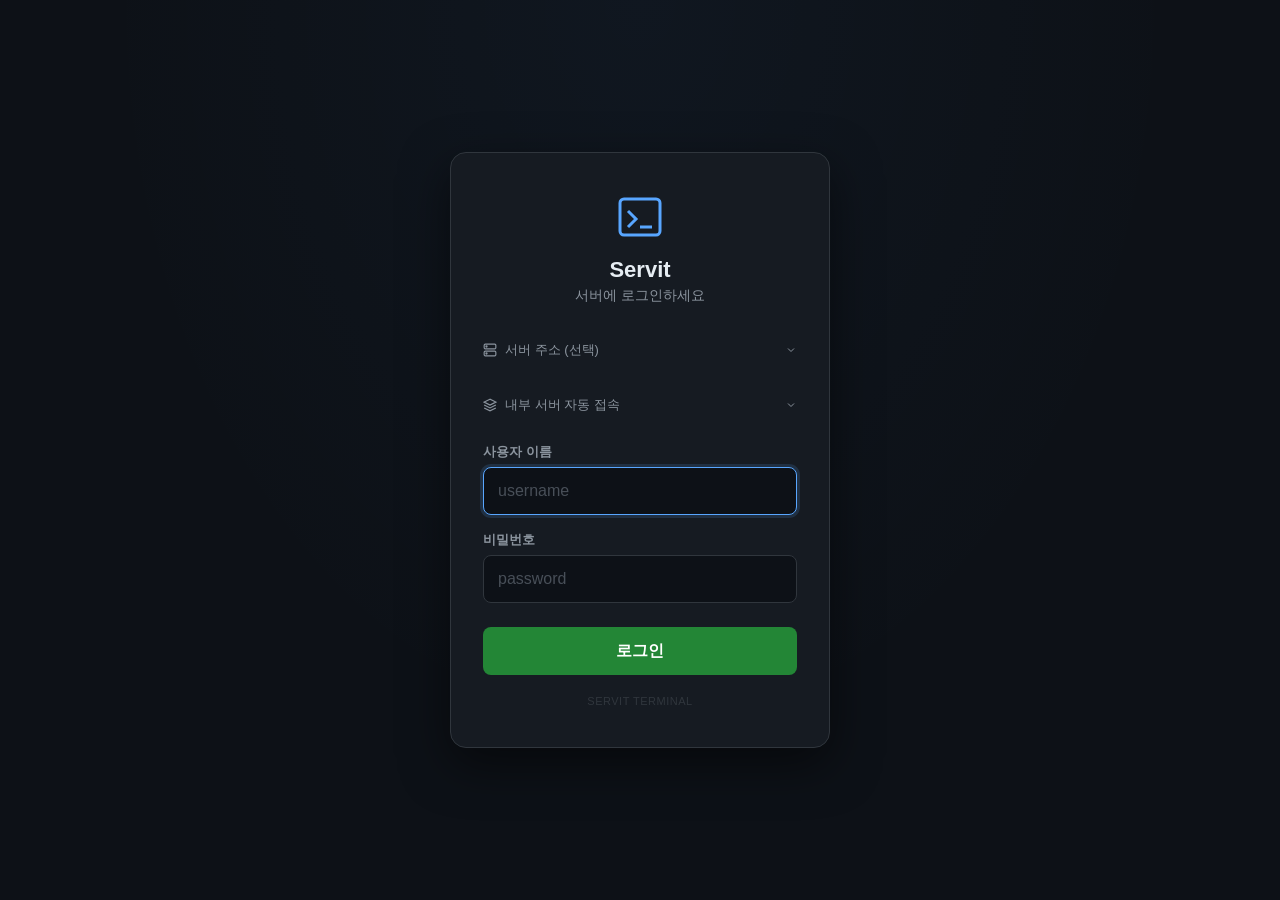
<file: static/login.html>
<!DOCTYPE html>
<html lang="ko">
<head>
<meta charset="utf-8">
<meta name="viewport" content="width=device-width, initial-scale=1.0, maximum-scale=1.0, user-scalable=no, viewport-fit=cover">
<title>Servit - Sign In</title>
<meta name="theme-color" content="#0d1117">
<link rel="icon" type="image/svg+xml" href="icon.svg">
<style>
*, *::before, *::after { margin: 0; padding: 0; box-sizing: border-box; }
html { height: 100%; }
body {
  background: #0d1117;
  background-image: radial-gradient(ellipse at 50% 0%, rgba(88, 166, 255, 0.04) 0%, transparent 60%);
  color: #e6edf3;
  font-family: -apple-system, BlinkMacSystemFont, 'Segoe UI', 'Noto Sans KR', Helvetica, Arial, sans-serif;
  display: flex;
  justify-content: center;
  align-items: center;
  min-height: 100vh;
  min-height: 100dvh;
  padding: 24px;
  padding-top: max(24px, env(safe-area-inset-top));
  padding-bottom: max(24px, env(safe-area-inset-bottom));
  -webkit-font-smoothing: antialiased;
  -webkit-tap-highlight-color: transparent;
}

.login-card {
  background: #161b22;
  border: 1px solid #30363d;
  border-radius: 16px;
  padding: 40px 32px;
  width: 100%;
  max-width: 380px;
  box-shadow: 0 16px 48px rgba(0, 0, 0, 0.5);
}

.login-icon {
  display: flex;
  justify-content: center;
  margin-bottom: 16px;
}
.login-icon svg {
  width: 48px;
  height: 48px;
  color: #58a6ff;
}

h1 {
  font-size: 22px;
  text-align: center;
  margin-bottom: 4px;
  color: #e6edf3;
  font-weight: 700;
}

.subtitle {
  font-size: 14px;
  text-align: center;
  color: #8b949e;
  margin-bottom: 28px;
}

.field {
  margin-bottom: 16px;
}

label {
  display: block;
  font-size: 13px;
  color: #8b949e;
  margin-bottom: 6px;
  font-weight: 600;
}

input {
  width: 100%;
  padding: 12px 14px;
  border: 1px solid #30363d;
  border-radius: 8px;
  background: #0d1117;
  color: #e6edf3;
  font-size: 16px;
  outline: none;
  transition: border-color 0.2s, box-shadow 0.2s;
  -webkit-appearance: none;
  min-height: 48px;
}
input:focus {
  border-color: #58a6ff;
  box-shadow: 0 0 0 3px rgba(88, 166, 255, 0.15);
}
input::placeholder { color: #484f58; }

button[type="submit"] {
  width: 100%;
  padding: 12px;
  border: none;
  border-radius: 8px;
  background: #238636;
  color: #fff;
  font-size: 16px;
  font-weight: 600;
  cursor: pointer;
  transition: background 0.2s;
  margin-top: 8px;
  -webkit-tap-highlight-color: transparent;
  min-height: 48px;
}
button[type="submit"]:hover { background: #2ea043; }
button[type="submit"]:active { background: #196c2e; }
button[type="submit"]:disabled {
  background: #21262d;
  color: #484f58;
  cursor: not-allowed;
}

.error {
  color: #f85149;
  font-size: 13px;
  text-align: center;
  margin-top: 16px;
  display: none;
  background: rgba(248, 81, 73, 0.1);
  border: 1px solid rgba(248, 81, 73, 0.2);
  border-radius: 8px;
  padding: 10px 14px;
  line-height: 1.4;
}
.error.shake {
  animation: shake 0.4s ease-in-out;
}
@keyframes shake {
  0%, 100% { transform: translateX(0); }
  20% { transform: translateX(-8px); }
  40% { transform: translateX(8px); }
  60% { transform: translateX(-4px); }
  80% { transform: translateX(4px); }
}

button[type="submit"] .spinner {
  display: inline-block;
  width: 16px;
  height: 16px;
  border: 2px solid rgba(255,255,255,0.3);
  border-top-color: #fff;
  border-radius: 50%;
  animation: spin 0.6s linear infinite;
  margin-right: 8px;
  vertical-align: middle;
}
@keyframes spin {
  to { transform: rotate(360deg); }
}

.server-toggle {
  display: flex;
  align-items: center;
  gap: 8px;
  color: #8b949e;
  font-size: 13px;
  cursor: pointer;
  padding: 8px 0;
  -webkit-tap-highlight-color: transparent;
  user-select: none;
  transition: color 0.2s;
}
.server-toggle:hover { color: #e6edf3; }
.server-toggle .chevron {
  margin-left: auto;
  transition: transform 0.2s;
}
.server-toggle.open .chevron { transform: rotate(180deg); }
.server-toggle.open { color: #58a6ff; }

.server-field-hidden {
  max-height: 0;
  overflow: hidden;
  transition: max-height 0.25s ease, opacity 0.2s ease;
  opacity: 0;
}
.server-field-visible {
  max-height: 100px;
  opacity: 1;
}

.ssh-toggle {
  display: flex;
  align-items: center;
  gap: 8px;
  color: #8b949e;
  font-size: 13px;
  cursor: pointer;
  padding: 8px 0;
  -webkit-tap-highlight-color: transparent;
  user-select: none;
  transition: color 0.2s;
  min-height: 44px;
}
.ssh-toggle:hover { color: #e6edf3; }
.ssh-toggle .chevron {
  margin-left: auto;
  transition: transform 0.2s;
}
.ssh-toggle.open .chevron { transform: rotate(180deg); }
.ssh-toggle.open { color: #58a6ff; }

.ssh-section-hidden {
  max-height: 0;
  overflow: hidden;
  transition: max-height 0.3s ease, opacity 0.2s ease;
  opacity: 0;
}
.ssh-section-visible {
  max-height: 400px;
  opacity: 1;
}

.ssh-fields {
  padding: 12px 0 4px;
}
.ssh-fields .field { margin-bottom: 12px; }
.ssh-fields label { font-size: 12px; }
.ssh-fields input { min-height: 44px; font-size: 15px; }

.ssh-row {
  display: flex;
  gap: 10px;
}
.ssh-row .field { flex: 1; }
.ssh-row .field.port-field { flex: 0 0 80px; }

.recent-ssh {
  margin-bottom: 16px;
  border: 1px solid #21262d;
  border-radius: 8px;
  overflow: hidden;
}
.recent-ssh-label {
  font-size: 11px;
  font-weight: 600;
  color: #8b949e;
  padding: 8px 12px 4px;
  text-transform: uppercase;
  letter-spacing: 0.5px;
}
.recent-ssh-item {
  display: flex;
  align-items: center;
  padding: 10px 12px;
  gap: 10px;
  border-top: 1px solid #21262d;
  cursor: pointer;
  transition: background 0.15s;
  -webkit-tap-highlight-color: transparent;
  min-height: 44px;
}
.recent-ssh-item:hover { background: #161b22; }
.recent-ssh-item:active { background: #21262d; }
.recent-ssh-via {
  font-size: 11px;
  color: #8b949e;
  margin-left: 4px;
}
.recent-ssh-select {
  font-size: 12px;
  color: #58a6ff;
  background: none;
  border: 1px solid rgba(88, 166, 255, 0.3);
  border-radius: 6px;
  padding: 4px 10px;
  cursor: pointer;
  font-weight: 500;
  transition: background 0.15s;
  flex-shrink: 0;
  min-height: 44px;
  display: flex;
  align-items: center;
}
.recent-ssh-select:hover { background: rgba(88, 166, 255, 0.1); }
.recent-ssh-remove {
  background: none;
  border: none;
  color: #484f58;
  cursor: pointer;
  padding: 4px;
  font-size: 14px;
  line-height: 1;
  transition: color 0.15s;
  min-height: 44px;
  display: flex;
  align-items: center;
}
.recent-ssh-remove:hover { color: #f85149; }

.server-hint {
  font-size: 11px;
  color: #484f58;
  margin-top: 4px;
  padding-left: 2px;
}

.recent-servers {
  margin-bottom: 16px;
  border: 1px solid #21262d;
  border-radius: 8px;
  overflow: hidden;
}
.recent-label {
  font-size: 11px;
  font-weight: 600;
  color: #8b949e;
  padding: 8px 12px 4px;
  text-transform: uppercase;
  letter-spacing: 0.5px;
}
.recent-item {
  display: flex;
  align-items: center;
  padding: 10px 12px;
  gap: 10px;
  border-top: 1px solid #21262d;
  cursor: pointer;
  transition: background 0.15s;
  -webkit-tap-highlight-color: transparent;
}
.recent-item:hover { background: #161b22; }
.recent-item:active { background: #21262d; }
.recent-dot {
  width: 6px;
  height: 6px;
  border-radius: 50%;
  background: #3fb950;
  flex-shrink: 0;
}
.recent-addr {
  flex: 1;
  font-size: 13px;
  color: #e6edf3;
  font-family: 'SF Mono', 'Menlo', 'Consolas', monospace;
  overflow: hidden;
  text-overflow: ellipsis;
  white-space: nowrap;
}
.recent-select {
  font-size: 12px;
  color: #58a6ff;
  background: none;
  border: 1px solid rgba(88, 166, 255, 0.3);
  border-radius: 6px;
  padding: 4px 10px;
  cursor: pointer;
  font-weight: 500;
  transition: background 0.15s;
  flex-shrink: 0;
}
.recent-select:hover { background: rgba(88, 166, 255, 0.1); }
.recent-remove {
  background: none;
  border: none;
  color: #484f58;
  cursor: pointer;
  padding: 4px;
  font-size: 14px;
  line-height: 1;
  transition: color 0.15s;
}
.recent-remove:hover { color: #f85149; }

.footer {
  color: #30363d;
  font-size: 11px;
  text-align: center;
  margin-top: 20px;
  letter-spacing: 0.5px;
}
</style>
</head>
<body>
<div class="login-card">
  <div class="login-icon">
    <svg viewBox="0 0 24 24" fill="none" stroke="currentColor" stroke-width="1.5">
      <rect x="2" y="3" width="20" height="18" rx="2"/>
      <polyline points="6 9 10 13 6 17"/>
      <line x1="12" y1="17" x2="18" y2="17"/>
    </svg>
  </div>
  <h1>Servit</h1>
  <div class="subtitle">서버에 로그인하세요</div>
  <form id="form">
    <div class="field">
      <div class="server-toggle" id="server-toggle" onclick="toggleServerField()">
        <svg width="14" height="14" viewBox="0 0 24 24" fill="none" stroke="currentColor" stroke-width="2"><rect x="2" y="2" width="20" height="8" rx="2"/><rect x="2" y="14" width="20" height="8" rx="2"/><circle cx="6" cy="6" r="1"/><circle cx="6" cy="18" r="1"/></svg>
        <span>서버 주소 (선택)</span>
        <svg class="chevron" width="12" height="12" viewBox="0 0 24 24" fill="none" stroke="currentColor" stroke-width="2"><polyline points="6 9 12 15 18 9"/></svg>
      </div>
      <div id="server-field" class="server-field-hidden">
        <input type="text" id="server-addr" placeholder="192.168.0.100:8765" autocomplete="off" autocapitalize="off">
        <div class="server-hint">비워두면 현재 서버에 접속합니다</div>
      </div>
    </div>
    <div id="recent-servers" class="recent-servers" style="display:none">
      <div class="recent-label">최근 서버</div>
      <div id="recent-list"></div>
    </div>
    <div class="field">
      <div class="ssh-toggle" id="ssh-toggle" onclick="toggleSshSection()">
        <svg width="14" height="14" viewBox="0 0 24 24" fill="none" stroke="currentColor" stroke-width="2"><path d="M12 2L2 7l10 5 10-5-10-5z"/><path d="M2 17l10 5 10-5"/><path d="M2 12l10 5 10-5"/></svg>
        <span>내부 서버 자동 접속</span>
        <svg class="chevron" width="12" height="12" viewBox="0 0 24 24" fill="none" stroke="currentColor" stroke-width="2"><polyline points="6 9 12 15 18 9"/></svg>
      </div>
      <div id="ssh-section" class="ssh-section-hidden">
        <div class="ssh-fields">
          <div class="ssh-row">
            <div class="field">
              <label for="ssh-host">내부 서버</label>
              <input type="text" id="ssh-host" placeholder="user@192.168.1.100" autocomplete="off" autocapitalize="off">
            </div>
            <div class="field port-field">
              <label for="ssh-port">포트</label>
              <input type="text" id="ssh-port" placeholder="22" value="22" autocomplete="off" inputmode="numeric">
            </div>
          </div>
          <div class="field">
            <label for="ssh-jump">점프 호스트 (선택)</label>
            <input type="text" id="ssh-jump" placeholder="jump.company.com" autocomplete="off" autocapitalize="off">
          </div>
        </div>
      </div>
    </div>
    <div id="recent-ssh" class="recent-ssh" style="display:none">
      <div class="recent-ssh-label">최근 접속</div>
      <div id="recent-ssh-list"></div>
    </div>
    <div class="field">
      <label for="username">사용자 이름</label>
      <input type="text" id="username" placeholder="username" autofocus autocomplete="username">
    </div>
    <div class="field">
      <label for="pw">비밀번호</label>
      <input type="password" id="pw" placeholder="password" autocomplete="current-password">
    </div>
    <button type="submit" id="submit-btn">로그인</button>
  </form>
  <div class="error" id="err"></div>
  <div class="footer">SERVIT TERMINAL</div>
</div>
<script>
(function() {
  const form = document.getElementById('form');
  const errEl = document.getElementById('err');
  const submitBtn = document.getElementById('submit-btn');
  const serverAddr = document.getElementById('server-addr');
  const STORAGE_KEY = 'servit_recent_servers';
  const SSH_STORAGE_KEY = 'servit_recent_ssh';
  const MAX_RECENT = 5;

  function showError(msg) {
    errEl.textContent = msg;
    errEl.style.display = 'block';
    errEl.classList.remove('shake');
    void errEl.offsetWidth;
    errEl.classList.add('shake');
  }

  // --- Recent servers ---
  function getRecent() {
    try { return JSON.parse(localStorage.getItem(STORAGE_KEY)) || []; }
    catch { return []; }
  }
  function saveRecent(list) {
    localStorage.setItem(STORAGE_KEY, JSON.stringify(list.slice(0, MAX_RECENT)));
  }
  function addRecent(addr) {
    if (!addr) return;
    let list = getRecent().filter(s => s !== addr);
    list.unshift(addr);
    saveRecent(list);
    renderRecent();
  }
  function removeRecent(addr) {
    saveRecent(getRecent().filter(s => s !== addr));
    renderRecent();
  }
  function renderRecent() {
    const list = getRecent();
    const container = document.getElementById('recent-servers');
    const listEl = document.getElementById('recent-list');
    if (!list.length) { container.style.display = 'none'; return; }
    container.style.display = 'block';
    listEl.innerHTML = list.map(addr =>
      '<div class="recent-item">' +
        '<span class="recent-dot"></span>' +
        '<span class="recent-addr">' + addr.replace(/</g, '&lt;') + '</span>' +
        '<button type="button" class="recent-select" data-addr="' + addr.replace(/"/g, '&quot;') + '">선택</button>' +
        '<button type="button" class="recent-remove" data-addr="' + addr.replace(/"/g, '&quot;') + '">&times;</button>' +
      '</div>'
    ).join('');
    listEl.querySelectorAll('.recent-select').forEach(btn => {
      btn.addEventListener('click', function(e) {
        e.stopPropagation();
        serverAddr.value = this.dataset.addr;
        // open the server field if not already
        var sf = document.getElementById('server-field');
        var st = document.getElementById('server-toggle');
        sf.classList.add('server-field-visible');
        sf.classList.remove('server-field-hidden');
        st.classList.add('open');
      });
    });
    listEl.querySelectorAll('.recent-remove').forEach(btn => {
      btn.addEventListener('click', function(e) {
        e.stopPropagation();
        removeRecent(this.dataset.addr);
      });
    });
  }

  // --- Server field toggle ---
  window.toggleServerField = function() {
    var sf = document.getElementById('server-field');
    var st = document.getElementById('server-toggle');
    if (sf.classList.contains('server-field-visible')) {
      sf.classList.remove('server-field-visible');
      sf.classList.add('server-field-hidden');
      st.classList.remove('open');
    } else {
      sf.classList.add('server-field-visible');
      sf.classList.remove('server-field-hidden');
      st.classList.add('open');
    }
  };

  // --- SSH section toggle ---
  window.toggleSshSection = function() {
    var ss = document.getElementById('ssh-section');
    var st = document.getElementById('ssh-toggle');
    if (ss.classList.contains('ssh-section-visible')) {
      ss.classList.remove('ssh-section-visible');
      ss.classList.add('ssh-section-hidden');
      st.classList.remove('open');
    } else {
      ss.classList.add('ssh-section-visible');
      ss.classList.remove('ssh-section-hidden');
      st.classList.add('open');
    }
  };

  // --- Recent SSH connections ---
  function getRecentSsh() {
    try { return JSON.parse(localStorage.getItem(SSH_STORAGE_KEY)) || []; }
    catch { return []; }
  }
  function saveRecentSsh(list) {
    localStorage.setItem(SSH_STORAGE_KEY, JSON.stringify(list.slice(0, MAX_RECENT)));
  }
  function addRecentSsh(entry) {
    if (!entry || !entry.host) return;
    var key = entry.host + ':' + (entry.port || 22) + (entry.jumpHost ? ':' + entry.jumpHost : '');
    var list = getRecentSsh().filter(function(s) {
      var k = s.host + ':' + (s.port || 22) + (s.jumpHost ? ':' + s.jumpHost : '');
      return k !== key;
    });
    list.unshift(entry);
    saveRecentSsh(list);
    renderRecentSsh();
  }
  function removeRecentSsh(index) {
    var list = getRecentSsh();
    list.splice(index, 1);
    saveRecentSsh(list);
    renderRecentSsh();
  }
  function renderRecentSsh() {
    var list = getRecentSsh();
    var container = document.getElementById('recent-ssh');
    var listEl = document.getElementById('recent-ssh-list');
    if (!list.length) { container.style.display = 'none'; return; }
    container.style.display = 'block';
    listEl.innerHTML = list.map(function(entry, idx) {
      var display = entry.host.replace(/</g, '&lt;') + ':' + (entry.port || 22);
      var via = entry.jumpHost ? '<span class="recent-ssh-via">(via ' + entry.jumpHost.replace(/</g, '&lt;') + ')</span>' : '';
      return '<div class="recent-ssh-item">' +
        '<span class="recent-dot"></span>' +
        '<span class="recent-addr" style="flex:1">' + display + via + '</span>' +
        '<button type="button" class="recent-ssh-select" data-idx="' + idx + '">선택</button>' +
        '<button type="button" class="recent-ssh-remove" data-idx="' + idx + '">&times;</button>' +
      '</div>';
    }).join('');
    listEl.querySelectorAll('.recent-ssh-select').forEach(function(btn) {
      btn.addEventListener('click', function(e) {
        e.stopPropagation();
        var entry = list[parseInt(this.dataset.idx)];
        if (!entry) return;
        document.getElementById('ssh-host').value = entry.host;
        document.getElementById('ssh-port').value = entry.port || '22';
        document.getElementById('ssh-jump').value = entry.jumpHost || '';
        // open SSH section
        var ss = document.getElementById('ssh-section');
        var st = document.getElementById('ssh-toggle');
        ss.classList.add('ssh-section-visible');
        ss.classList.remove('ssh-section-hidden');
        st.classList.add('open');
      });
    });
    listEl.querySelectorAll('.recent-ssh-remove').forEach(function(btn) {
      btn.addEventListener('click', function(e) {
        e.stopPropagation();
        removeRecentSsh(parseInt(this.dataset.idx));
      });
    });
  }

  // --- Login ---
  form.onsubmit = async (e) => {
    e.preventDefault();
    errEl.style.display = 'none';

    const username = document.getElementById('username').value.trim();
    const pw = document.getElementById('pw').value;
    const remoteAddr = serverAddr.value.trim();

    if (!username) {
      showError('사용자 이름을 입력하세요');
      document.getElementById('username').focus();
      return;
    }
    if (!pw) {
      showError('비밀번호를 입력하세요');
      document.getElementById('pw').focus();
      return;
    }

    submitBtn.disabled = true;
    submitBtn.innerHTML = '<span class="spinner"></span>로그인 중...';

    // Remote server: redirect to that server's login page
    if (remoteAddr) {
      let addr = remoteAddr;
      if (!/^https?:\/\//.test(addr)) {
        addr = window.location.protocol + '//' + addr;
      }
      addr = addr.replace(/\/+$/, '');
      addRecent(remoteAddr);
      submitBtn.innerHTML = '이동 중...';
      window.location.href = addr + '/login';
      return;
    }

    // Current server: authenticate via API
    try {
      const res = await fetch('/api/login', {
        method: 'GET',
        headers: {
          'Authorization': 'Basic ' + btoa(username + ':' + pw)
        }
      });
      const data = await res.json();

      if (data.ok) {
        // Save SSH auto-connect info if provided
        var sshHost = document.getElementById('ssh-host').value.trim();
        if (sshHost) {
          var sshPort = document.getElementById('ssh-port').value.trim() || '22';
          var sshJump = document.getElementById('ssh-jump').value.trim();
          var sshEntry = { host: sshHost, port: parseInt(sshPort) || 22, jumpHost: sshJump || '' };
          // Infer username: if host contains @, use as-is; otherwise prepend login username
          if (sshHost.indexOf('@') === -1) {
            sshEntry.host = username + '@' + sshHost;
          }
          sessionStorage.setItem('servit_auto_ssh', JSON.stringify(sshEntry));
          addRecentSsh(sshEntry);
        }
        submitBtn.innerHTML = '로그인 성공';
        submitBtn.style.background = '#238636';
        window.location.href = '/';
      } else {
        showError(data.error || '사용자 이름 또는 비밀번호가 올바르지 않습니다');
        submitBtn.disabled = false;
        submitBtn.innerHTML = '로그인';
      }
    } catch (err) {
      showError('연결 실패 -- 서버 상태를 확인하세요');
      submitBtn.disabled = false;
      submitBtn.innerHTML = '로그인';
    }
  };

  // Init
  renderRecent();
  renderRecentSsh();
})();
</script>
</body>
</html>
</file>
